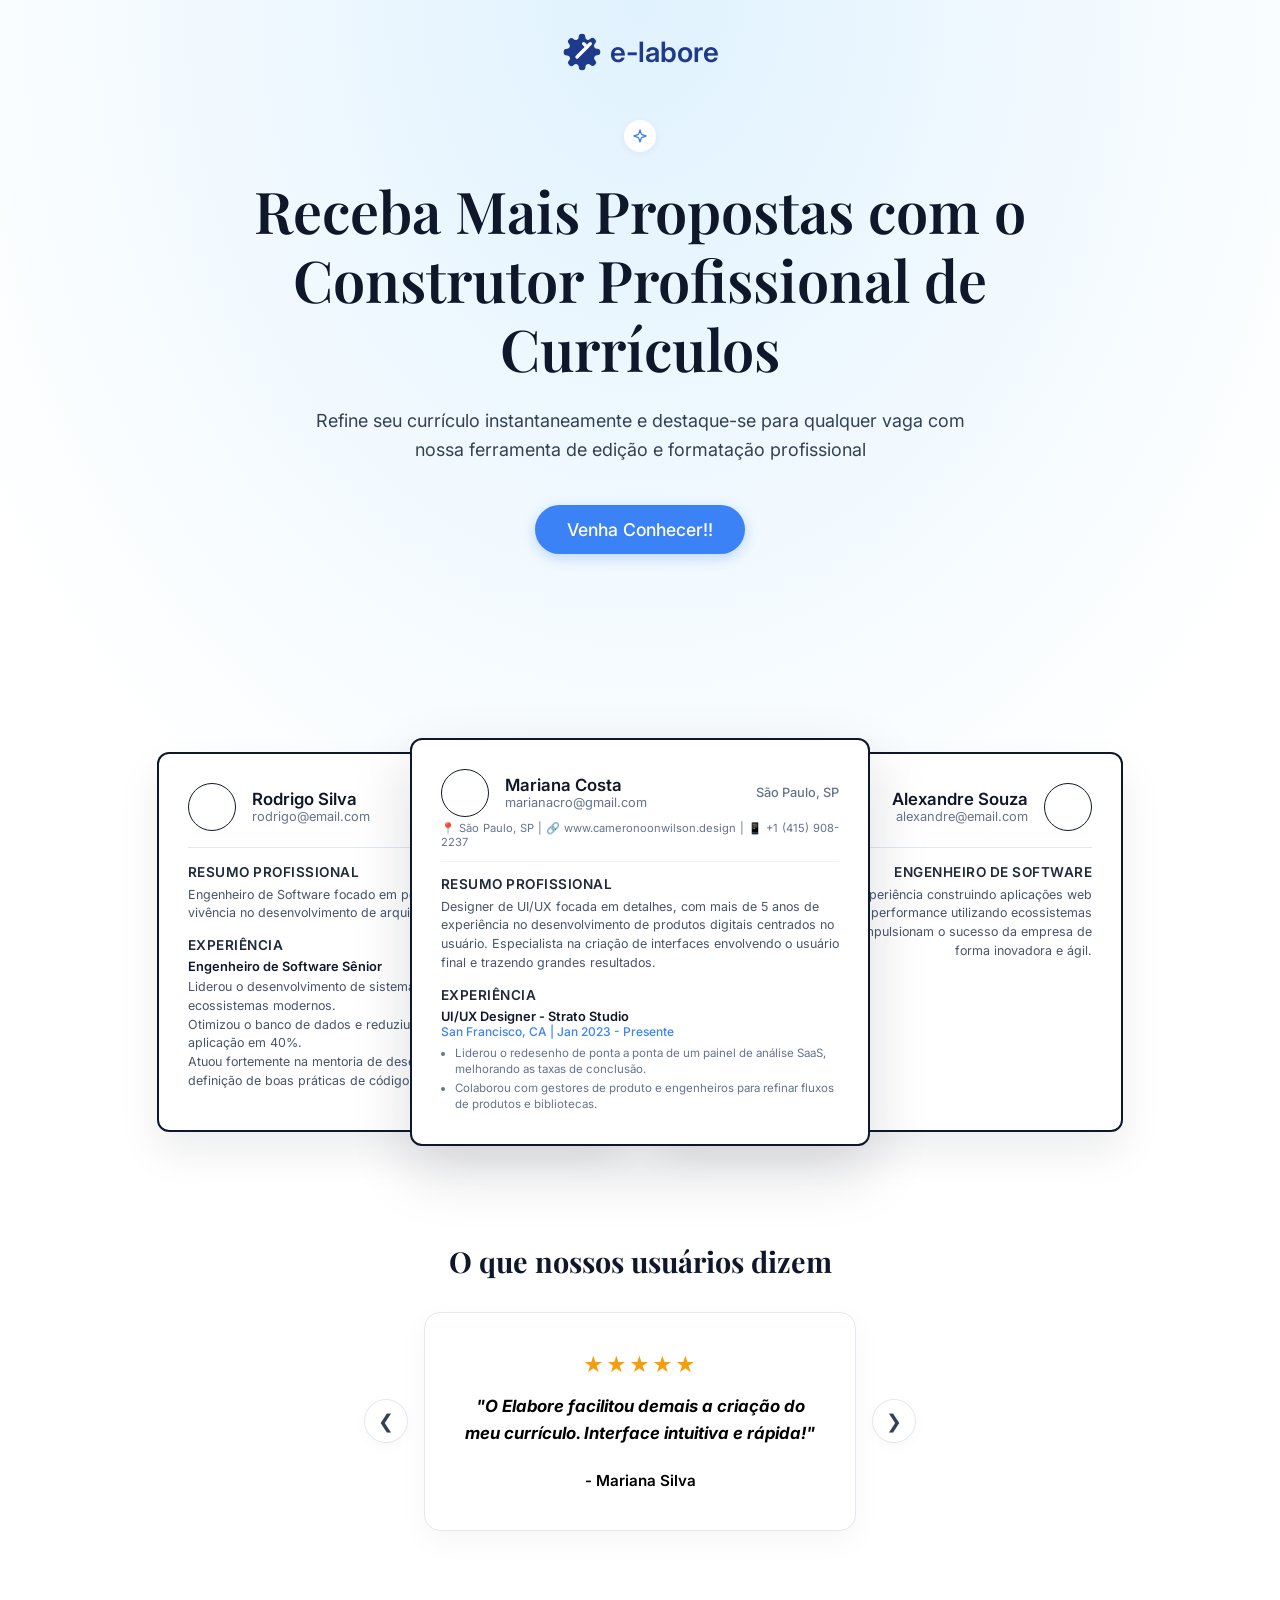
<file: index.html>
<!DOCTYPE html>
<html lang="pt-BR">
  <head>
    <meta charset="UTF-8">
    <meta name="viewport" content="width=device-width, initial-scale=1.0">
    <meta http-equiv="refresh" content="0; url=src/">
    <title>e-LABORE</title>
  </head>
  <body>
    <script>
      window.location.replace("src/");
    </script>
    <p>Redirecionando para <a href="src/">src/</a>...</p>
  </body>
</html>
</file>
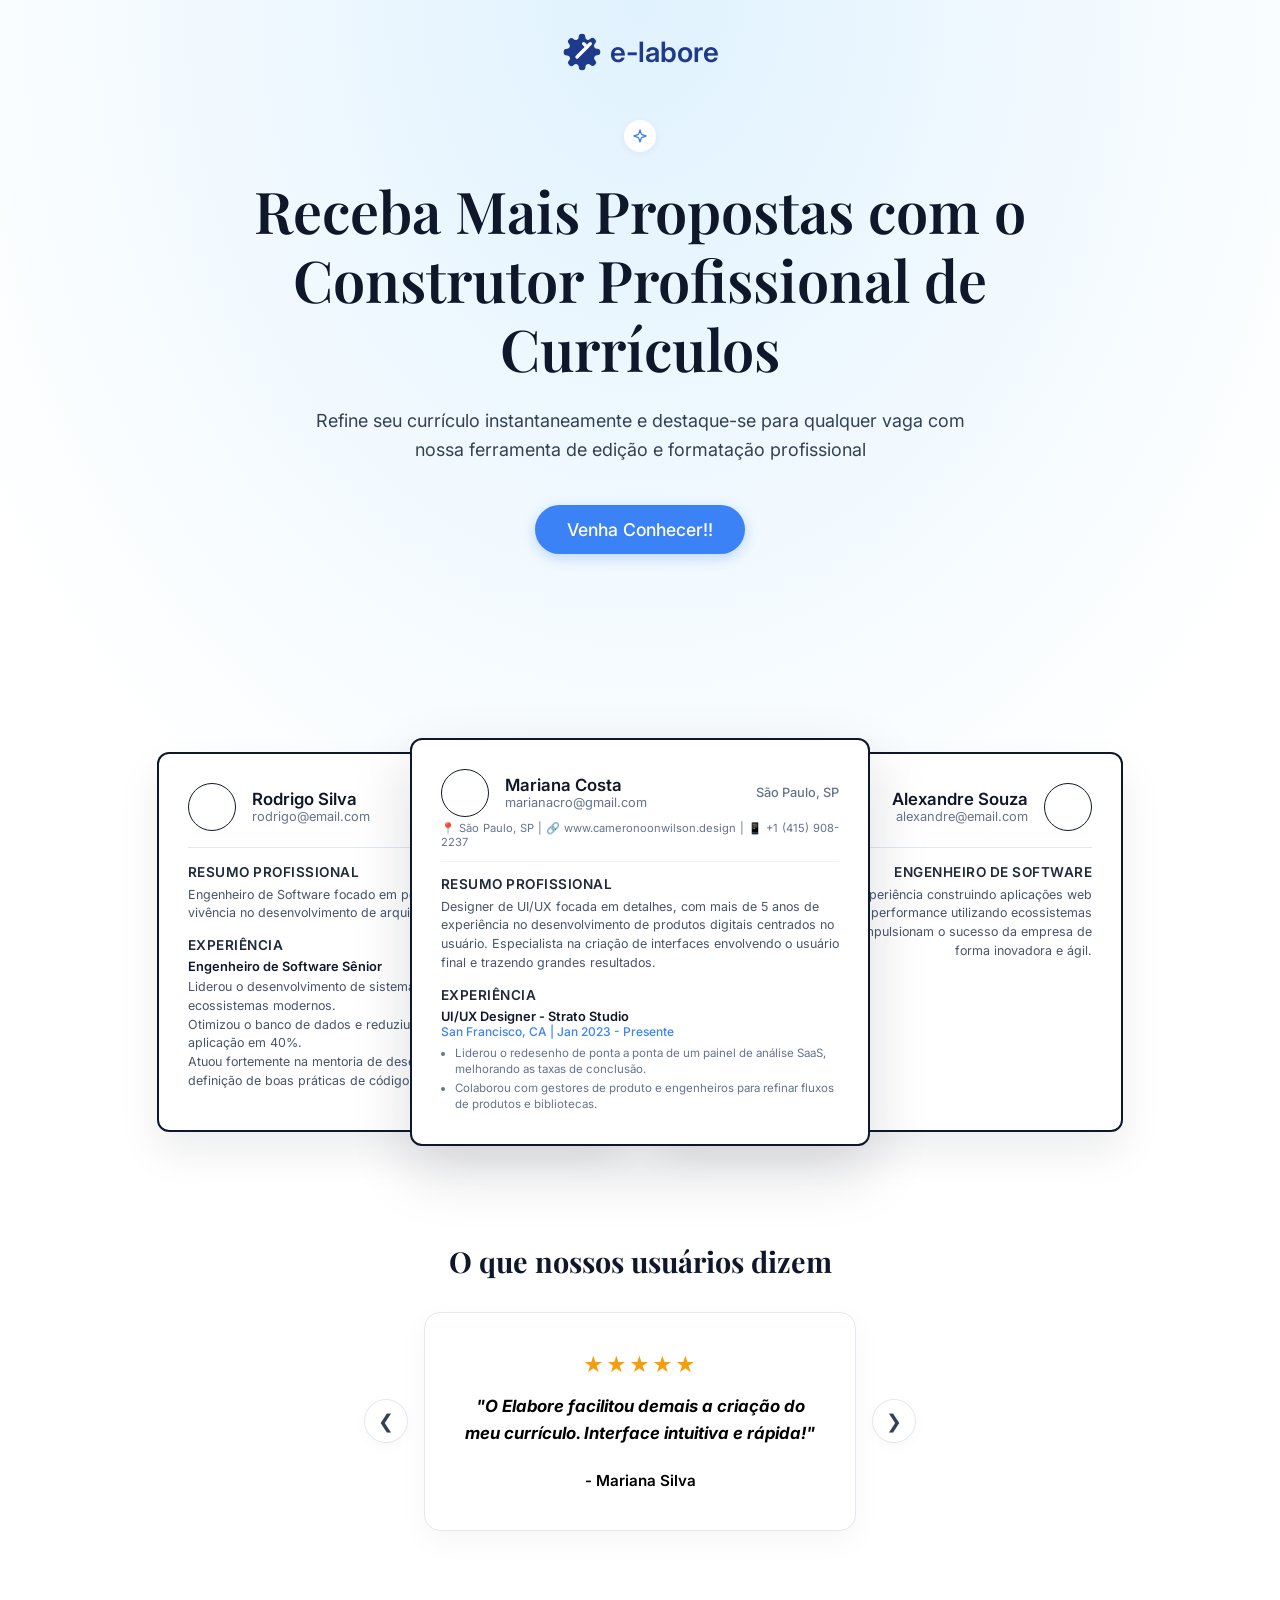
<file: src/index.html>
<!DOCTYPE html>
<html lang="pt-BR">
<head>
  <meta charset="UTF-8">
  <meta name="viewport" content="width=device-width, initial-scale=1.0">
  <title>e-labore - Construtor de Currículos</title>
  <link rel="preconnect" href="https://fonts.googleapis.com">
  <link rel="preconnect" href="https://fonts.gstatic.com" crossorigin>
  <link href="https://fonts.googleapis.com/css2?family=Inter:wght@400;500;600&family=Playfair+Display:wght@600&display=swap" rel="stylesheet">
  
  <link rel="stylesheet" href="styles2.css">
</head>
<body>

  <header>
    <a href="index.html" class="logo">
      <svg viewBox="0 0 24 24" fill="none" xmlns="http://www.w3.org/2000/svg">
        <path d="M19.4 15a1.65 1.65 0 0 0 .33 1.82l.06.06a2 2 0 0 1 0 2.83 2 2 0 0 1-2.83 0l-.06-.06a1.65 1.65 0 0 0-1.82-.33 1.65 1.65 0 0 0-1 1.51V21a2 2 0 0 1-2 2 2 2 0 0 1-2-2v-.09A1.65 1.65 0 0 0 9 19.4a1.65 1.65 0 0 0-1.82.33l-.06.06a2 2 0 0 1-2.83 0 2 2 0 0 1 0-2.83l.06-.06a1.65 1.65 0 0 0 .33-1.82 1.65 1.65 0 0 0-1.51-1H3a2 2 0 0 1-2-2 2 2 0 0 1 2-2h.09A1.65 1.65 0 0 0 4.6 9a1.65 1.65 0 0 0-.33-1.82l-.06-.06a2 2 0 0 1 0-2.83 2 2 0 0 1 2.83 0l.06.06a1.65 1.65 0 0 0 1.82.33H9a1.65 1.65 0 0 0 1-1.51V3a2 2 0 0 1 2-2 2 2 0 0 1 2 2v.09a1.65 1.65 0 0 0 1 1.51 1.65 1.65 0 0 0 1.82-.33l.06-.06a2 2 0 0 1 2.83 0 2 2 0 0 1 0 2.83l-.06.06a1.65 1.65 0 0 0-.33 1.82V9a1.65 1.65 0 0 0 1.51 1H21a2 2 0 0 1 2 2 2 2 0 0 1-2 2h-.09a1.65 1.65 0 0 0-1.51 1z" fill="#1e3a8a"/>
        <path d="M15 9l-6 6M15 9l-2-2m2 2l2-2" stroke="#ffffff" stroke-width="2" stroke-linecap="round" stroke-linejoin="round"/>
      </svg>
      e-labore
    </a>
  </header>

  <main class="container">
    <div class="sparkle-icon">
      <svg width="16" height="16" viewBox="0 0 24 24" fill="none" stroke="currentColor" stroke-width="2" stroke-linecap="round" stroke-linejoin="round">
        <path d="M12 3l1.912 5.813a2 2 0 001.275 1.275L21 12l-5.813 1.912a2 2 0 00-1.275 1.275L12 21l-1.912-5.813a2 2 0 00-1.275-1.275L3 12l5.813-1.912a2 2 0 001.275-1.275L12 3z"/>
      </svg>
    </div>
    
    <h1 class="titulo">Receba Mais Propostas com o<br>Construtor Profissional de Currículos</h1>
    
    <p class="subtitulo">Refine seu currículo instantaneamente e destaque-se para qualquer vaga com nossa ferramenta de edição e formatação profissional</p>
    
    <div class="botoes">
      <a href="login.html" id="btn-principal" class="botao azul">Venha Conhecer!!</a>
    </div>
  </main>

  <section class="mockup-container">

    <div class="resume-card card-left">
      <div class="faux-header">
        <div class="avatar" style="background-image: url('https://i.pravatar.cc/100?img=11');"></div>
        <div>
          <div class="faux-name">Rodrigo Silva</div>
          <div class="faux-email">rodrigo@email.com</div>
        </div>
      </div>
      
      <h4 class="titulo-secao-card">Resumo Profissional</h4>
      <p class="texto-conteudo-card">Engenheiro de Software focado em performance, com sólida vivência no desenvolvimento de arquiteturas modernas...</p>
      
      <h4 class="titulo-secao-card">Experiência</h4>
      <div class="faux-name" style="font-size: 0.8rem; margin-bottom: 4px;">Engenheiro de Software Sênior</div>
      
      <p class="texto-conteudo-card">
        Liderou o desenvolvimento de sistemas escaláveis utilizando ecossistemas modernos.<br>
        Otimizou o banco de dados e reduziu o tempo de carregamento da aplicação em 40%.<br>
        Atuou fortemente na mentoria de desenvolvedores juniores e na definição de boas práticas de código.
      </p>
    </div>

    <div class="resume-card card-right">
      <div class="faux-header" style="flex-direction: row-reverse;">
        <div class="avatar" style="background-image: url('https://i.pravatar.cc/100?img=33');"></div>
        <div style="text-align: right;">
          <div class="faux-name">Alexandre Souza</div>
          <div class="faux-email">alexandre@email.com</div>
        </div>
      </div>
      
      <h4 class="titulo-secao-card" style="text-align: right;">Engenheiro de Software</h4>
      <p class="texto-conteudo-card" style="text-align: right; line-height: 1.5;">
        Mais de 5 anos de experiência construindo aplicações web escaláveis e de alta performance utilizando ecossistemas modernos e nuvem... que impulsionam o sucesso da empresa de forma inovadora e ágil.
      </p>
    </div>

    <div class="resume-card card-center">
      <div class="faux-header" style="border-bottom: none; margin-bottom: 0.25rem; padding-bottom: 0;">
        <div class="avatar" style="background-image: url('https://i.pravatar.cc/100?img=47');"></div>
        <div>
          <div class="faux-name">Mariana Costa</div>
          <div class="faux-email">marianacro@gmail.com</div>
        </div>
        <div style="margin-left: auto; font-size: 0.8rem; color: #64748b; font-weight: 500;">São Paulo, SP</div>
      </div>
      
      <div style="font-size: 0.7rem; color: #64748b; margin-bottom: 0.75rem; word-spacing: 1px;">
        📍 São Paulo, SP | 🔗 www.cameronoonwilson.design | 📱 +1 (415) 908-2237
      </div>
      
      <div style="height: 1px; background: #f1f5f9; margin-bottom: 0.75rem;"></div>
      
      <h4 class="titulo-secao-card">Resumo Profissional</h4>
      <p class="texto-conteudo-card">
        Designer de UI/UX focada em detalhes, com mais de 5 anos de experiência no desenvolvimento de produtos digitais centrados no usuário. Especialista na criação de interfaces envolvendo o usuário final e trazendo grandes resultados.
      </p>
      
      <h4 class="titulo-secao-card">Experiência</h4>
      <div class="faux-name" style="font-size: 0.8rem; color: #0f172a;">UI/UX Designer - Strato Studio</div>
      <div class="faux-email" style="margin-bottom: 6px; color: var(--primary-blue); font-weight: 500; font-size: 0.75rem;">San Francisco, CA | Jan 2023 - Presente</div>
      
      <ul style="margin-left: 14px; font-size: 0.72rem; color: #64748b; line-height: 1.4; padding-left: 0;">
        <li style="margin-bottom: 3px;">Liderou o redesenho de ponta a ponta de um painel de análise SaaS, melhorando as taxas de conclusão.</li>
        <li style="margin-bottom: 3px;">Colaborou com gestores de produto e engenheiros para refinar fluxos de produtos e bibliotecas.</li>
      </ul>
    </div>

  </section>

<section class="secao-carrossel">
    <h2>O que nossos usuários dizem</h2>
    <div class="carrossel-container">
      <button id="btn-anterior" class="seta-carrossel" aria-label="Depoimento anterior">&#10094;</button>
      
      <div id="card-depoimento" class="depoimento-card">
        <div class="estrelas" style="color: #f59e0b !important;">★★★★★</div>
        <p class="texto-depoimento" style="color: #000000 !important; font-weight: bold;">"O Elabore facilitou demais a criação do meu currículo. Interface intuitiva e rápida!"</p>
        <h4 class="nome-usuario" style="color: #000000 !important;">- Mariana Silva</h4>
      </div>
      
      <button id="btn-proximo" class="seta-carrossel" aria-label="Próximo depoimento">&#10095;</button>
    </div>
  </section>

  <nav class="nav-arrows" data-nav-arrows aria-label="Navegação entre telas"></nav>

  <button id="btn-topo" title="Voltar ao topo">↑</button>
  
  <script src="index.js"></script>
</body>
</html>
</file>
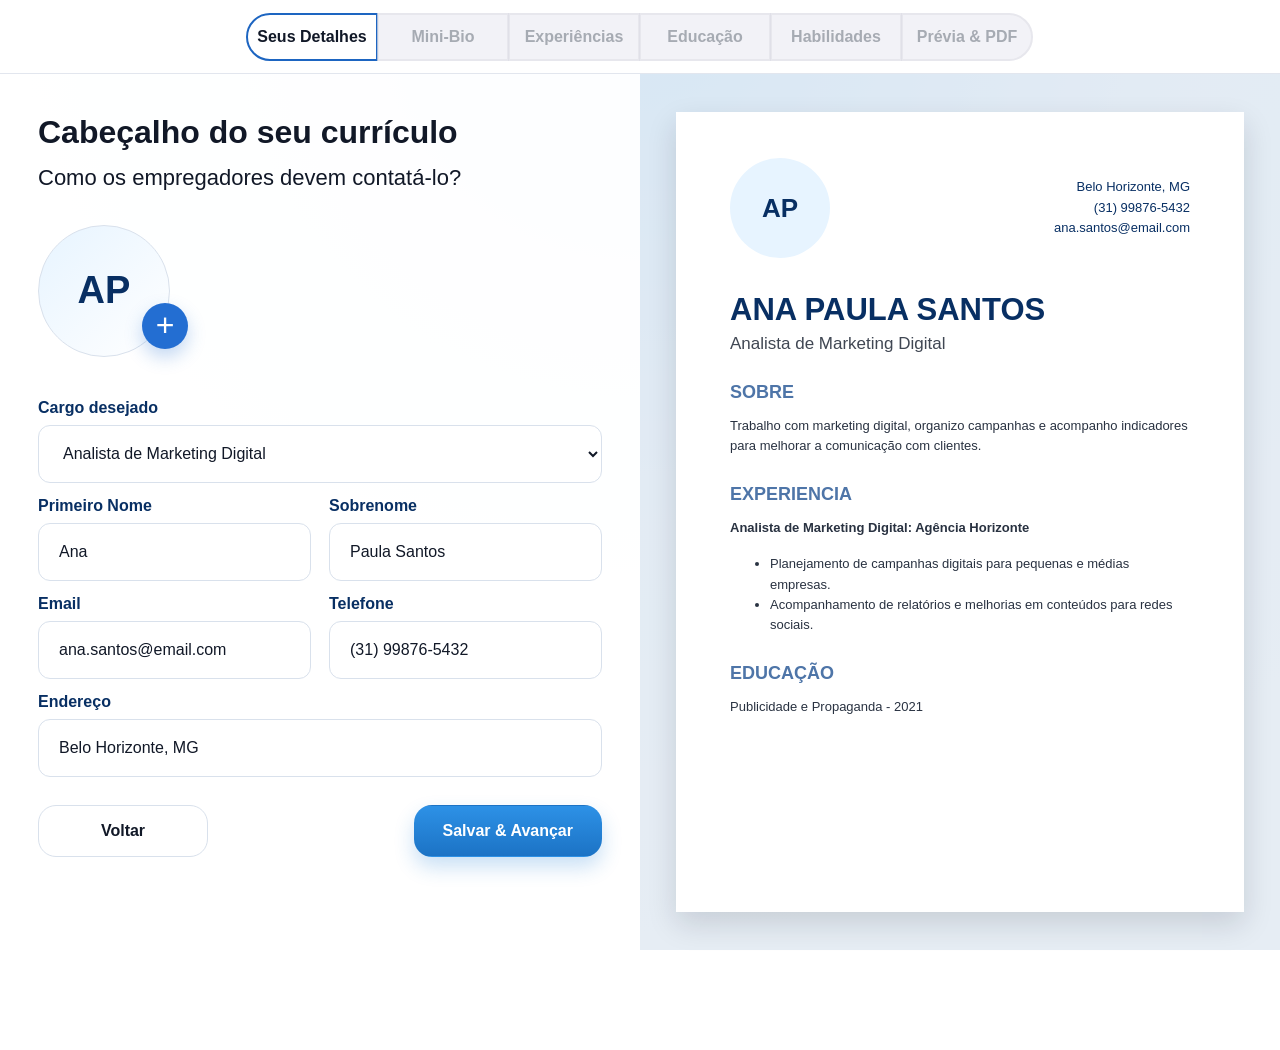
<file: src/detalhes.html>
<!DOCTYPE html>
<html lang="pt-BR">
  <head>
    <meta charset="UTF-8">
    <meta name="viewport" content="width=device-width, initial-scale=1.0">
    <title>e-LABORE - Seus Detalhes</title>
    <link rel="stylesheet" href="css2a4.css">
  </head>
  <body class="builder-page">
    <nav class="stepbar" aria-label="Etapas do currículo">
      <a class="active" href="detalhes.html">Seus Detalhes</a>
      <a href="minibio.html">Mini-Bio</a>
      <a href="experiencias.html">Experiências</a>
      <a href="educacao.html">Educação</a>
      <a href="habilidades.html">Habilidades</a>
      <a href="preview.html">Prévia & PDF</a>
    </nav>

    <main class="builder-layout">
      <section class="details-panel" aria-labelledby="details-title">
        <h1 id="details-title">Cabeçalho do seu currículo</h1>
        <p class="subtitle">Como os empregadores devem contatá-lo?</p>

        <div class="avatar-row">
          <div class="avatar" aria-label="Foto do usuário" data-details-avatar>MA</div>
          <button class="avatar-add" type="button" aria-label="Adicionar foto" data-avatar-edit>+</button>
        </div>

        <form class="form-grid" id="form-detalhes" data-details-form>
          <div class="field">
            <label for="cargo">Cargo desejado</label>
            <select id="cargo" name="cargo">
              <option>Analista de Marketing Digital</option>
              <option>Assistente Administrativo</option>
              <option>Auxiliar Administrativo</option>
              <option>Atendente</option>
              <option>Desenvolvedor Front-end</option>
            </select>
          </div>

          <div class="two-columns">
            <div class="field">
              <label for="primeiro-nome">Primeiro Nome</label>
              <input id="primeiro-nome" name="primeiro-nome" type="text" value="Ana Paula">
            </div>

            <div class="field">
              <label for="sobrenome">Sobrenome</label>
              <input id="sobrenome" name="sobrenome" type="text" value="Santos">
            </div>
          </div>

          <div class="two-columns">
            <div class="field">
              <label for="email">Email</label>
              <input id="email" name="email" type="email" value="ana.santos@email.com">
            </div>

            <div class="field">
              <label for="telefone">Telefone</label>
              <input id="telefone" name="telefone" type="tel" inputmode="numeric" autocomplete="tel" maxlength="15" pattern="\([0-9]{2}\) [0-9]{4,5}-[0-9]{4}" required value="(31) 99876-5432">
            </div>
          </div>

          <div class="field">
            <label for="endereco">Endereço</label>
            <input id="endereco" name="endereco" type="text" value="Belo Horizonte, MG">
          </div>
        </form>

        <div class="details-actions">
          <a class="btn secondary" href="foto.html">Voltar</a>
          <button class="btn" type="submit" form="form-detalhes">Salvar &amp; Avançar</button>
        </div>
      </section>

      <aside class="preview-panel" aria-label="Prévia do currículo">
        <article class="resume-page">
          <header class="resume-head">
            <div class="resume-photo" aria-hidden="true" data-resume-photo>AS</div>
            <div class="resume-contact" data-resume-contact>
              Belo Horizonte, MG<br>
              (31) 99876-5432<br>
              ana.santos@email.com
            </div>
          </header>

          <h2 class="resume-name" data-resume-name>ANA PAULA SANTOS</h2>
          <p class="resume-role" data-resume-role>Analista de Marketing Digital</p>

          <section class="resume-section">
            <h2>Sobre</h2>
            <p>Trabalho com marketing digital, organizo campanhas e acompanho indicadores para melhorar a comunicação com clientes.</p>
          </section>

          <section class="resume-section">
            <h2>Experiencia</h2>
            <p><strong>Analista de Marketing Digital: Agência Horizonte</strong></p>
            <ul>
              <li>Planejamento de campanhas digitais para pequenas e médias empresas.</li>
              <li>Acompanhamento de relatórios e melhorias em conteúdos para redes sociais.</li>
            </ul>
          </section>

          <section class="resume-section">
            <h2>Educação</h2>
            <p>Publicidade e Propaganda - 2021</p>
          </section>
        </article>
      </aside>
    </main>

    <script src="telas2a4.js"></script>
    <script src="navigation.js"></script>
  </body>
</html>
</file>
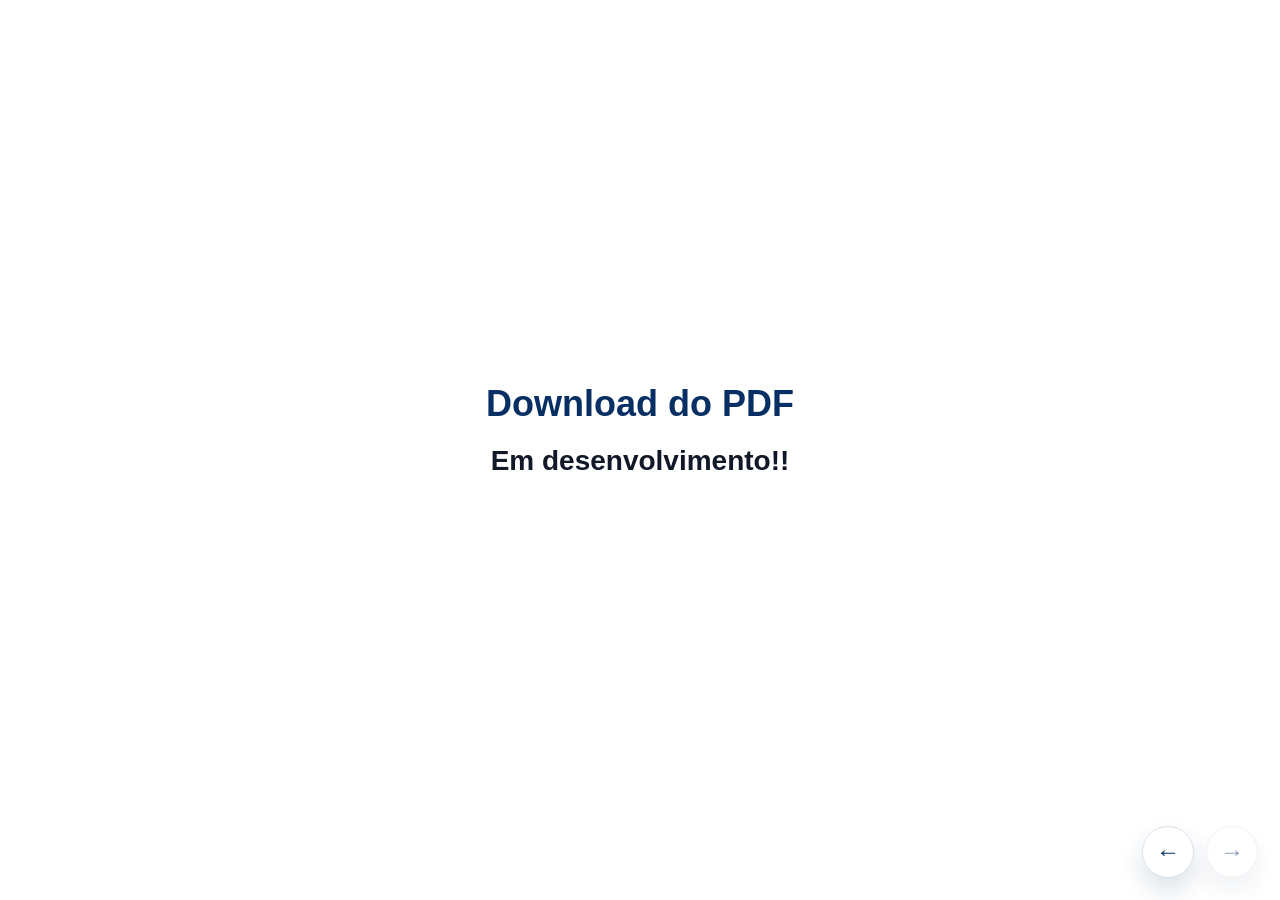
<file: src/download.html>
<!DOCTYPE html>
<html lang="pt-BR">
  <head>
    <meta charset="UTF-8">
    <meta name="viewport" content="width=device-width, initial-scale=1.0">
    <title>e-LABORE - Download do PDF</title>
    <link rel="stylesheet" href="styles.css">
  </head>
  <body class="placeholder-page">
    <main>
      <h1>Download do PDF</h1>
      <p>Em desenvolvimento!!</p>
    </main>

    <nav class="nav-arrows" data-nav-arrows aria-label="Navegação entre telas"></nav>
    <script src="navigation.js"></script>
  </body>
</html>
</file>
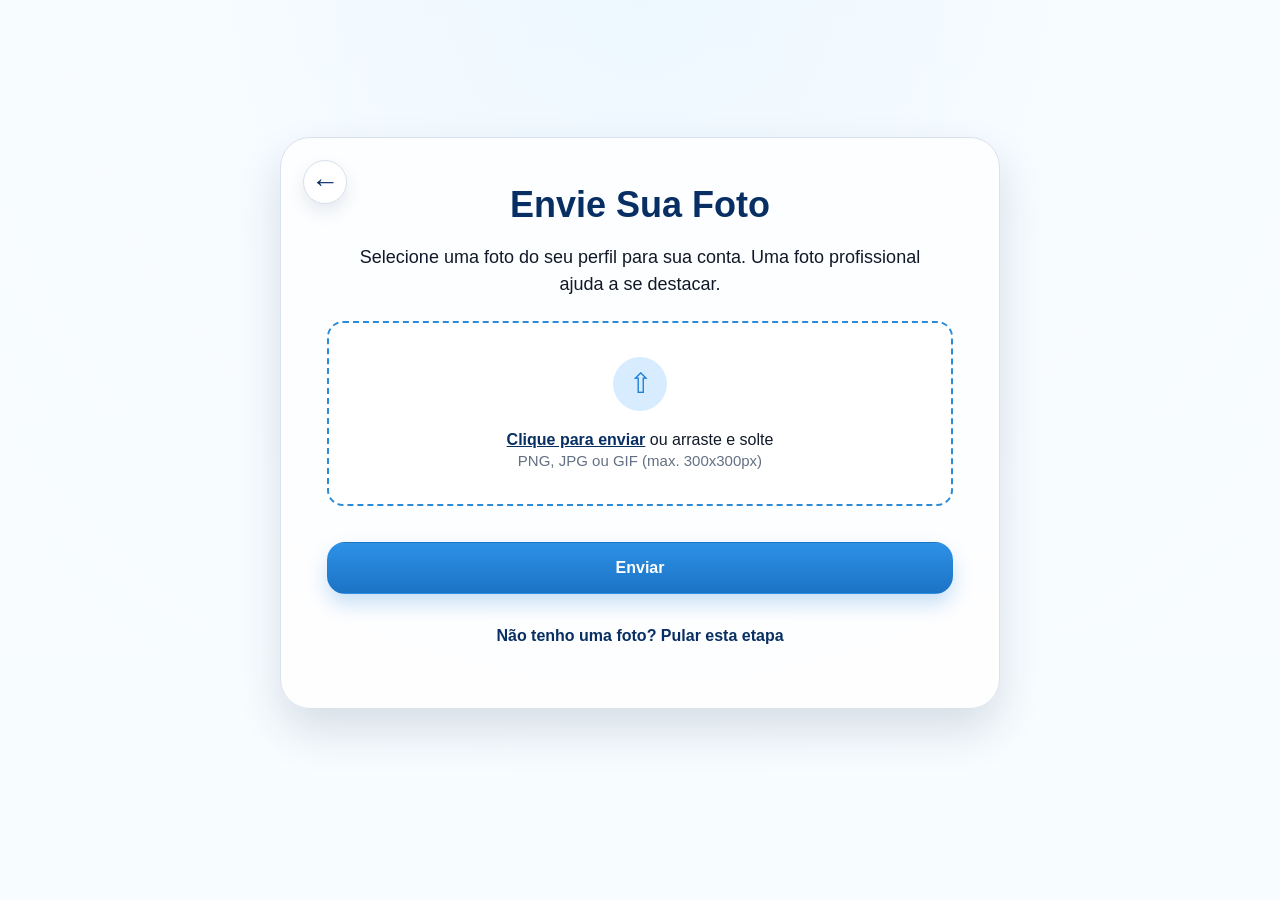
<file: src/foto.html>
<!DOCTYPE html>
<html lang="pt-BR">
  <head>
    <meta charset="UTF-8">
    <meta name="viewport" content="width=device-width, initial-scale=1.0">
    <title>e-LABORE - Envie Sua Foto</title>
    <link rel="stylesheet" href="css2a4.css">
  </head>
  <body class="photo-page">
    <main class="photo-card" aria-labelledby="photo-title">
      <a class="photo-back" href="login.html" aria-label="Voltar para login">←</a>
      <h1 id="photo-title">Envie Sua Foto</h1>
      <p>Selecione uma foto do seu perfil para sua conta. Uma foto profissional ajuda a se destacar.</p>

      <label class="drop-zone" for="foto">
        <span>
          <span class="photo-preview" data-photo-preview hidden></span>
          <span class="upload-icon" aria-hidden="true">&#8679;</span>
          <span class="photo-instructions">
            <strong>Clique para enviar</strong> ou arraste e solte
            <span data-photo-name>PNG, JPG ou GIF (max. 300x300px)</span>
          </span>
        </span>
        <input id="foto" name="foto" type="file" accept="image/png,image/jpeg,image/gif" data-photo-input>
      </label>

      <div class="photo-actions">
        <button class="btn" type="button" data-photo-submit>Enviar</button>
        <a class="btn ghost" href="detalhes.html">Não tenho uma foto? Pular esta etapa</a>
      </div>
    </main>

    <script src="telas2a4.js"></script>
    <script src="navigation.js"></script>
  </body>
</html>
</file>
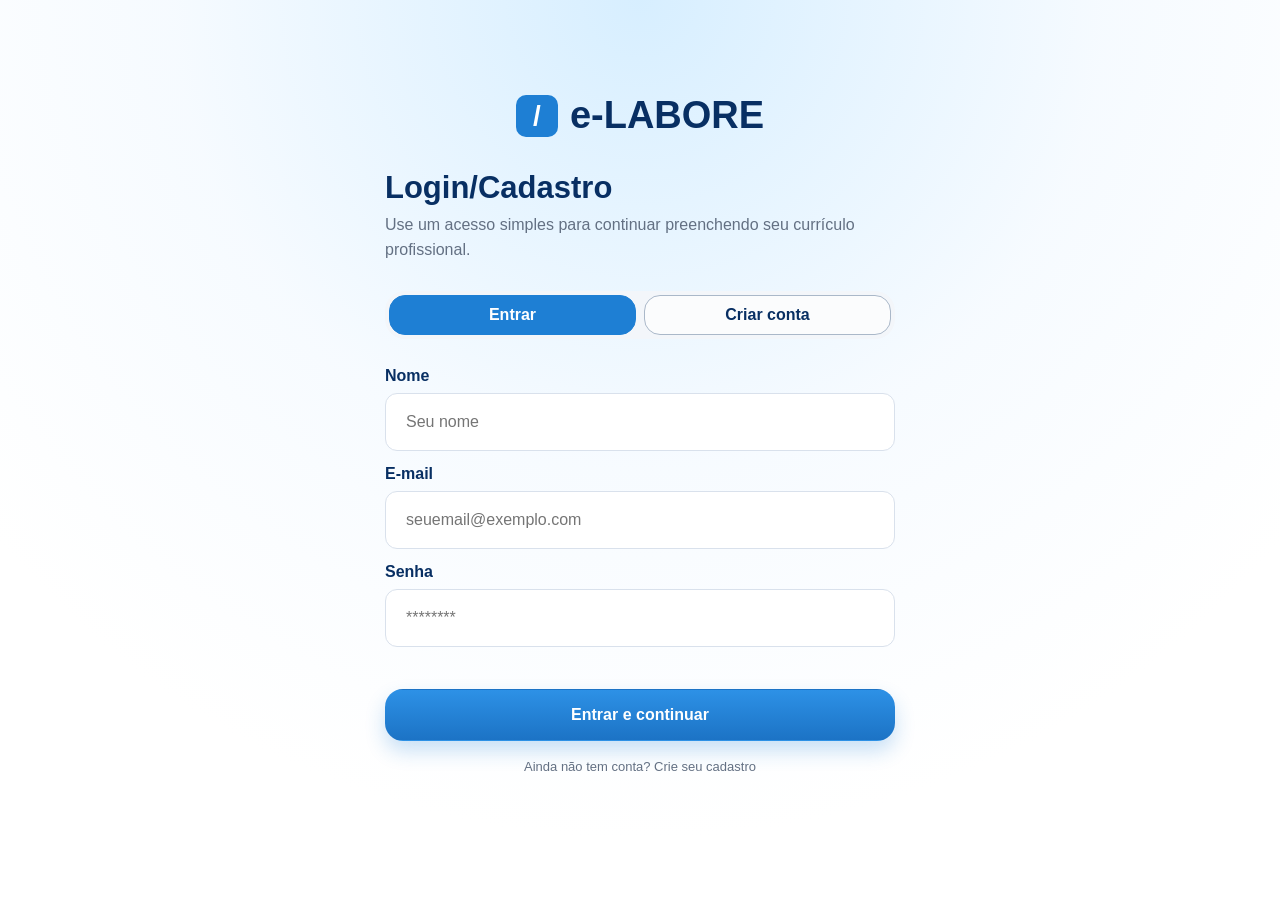
<file: src/login.html>
<!DOCTYPE html>
<html lang="pt-BR">
  <head>
    <meta charset="UTF-8">
    <meta name="viewport" content="width=device-width, initial-scale=1.0">
    <title>e-LABORE - Login/Cadastro</title>
    <link rel="stylesheet" href="css2a4.css">
  </head>
  <body class="auth-page">
    <main class="auth-shell">
      <section class="auth-card" aria-labelledby="login-title">
        <div class="brand" aria-label="e-LABORE">
          <span class="brand-mark">/</span>
          <span>e-LABORE</span>
        </div>

        <h1 id="login-title">Login/Cadastro</h1>
        <p>Use um acesso simples para continuar preenchendo seu currículo profissional.</p>

        <div class="segment" role="tablist" aria-label="Alternar login e cadastro">
          <button class="active" type="button" data-auth-tab="login">Entrar</button>
          <button type="button" data-auth-tab="signup">Criar conta</button>
        </div>

        <form class="form-grid" data-auth-form>
          <div class="field" data-name-field hidden>
            <label for="nome">Nome</label>
            <input id="nome" name="nome" type="text" placeholder="Seu nome">
          </div>

          <div class="field">
            <label for="email">E-mail</label>
            <input id="email" name="email" type="email" placeholder="seuemail@exemplo.com">
          </div>

          <div class="field">
            <label for="senha">Senha</label>
            <input id="senha" name="senha" type="password" placeholder="********">
          </div>

          <button class="btn auth-submit" type="submit">Entrar e continuar</button>
        </form>

        <span class="auth-note" data-auth-helper>Ainda não tem conta? Crie seu cadastro</span>
      </section>
    </main>

    <script src="telas2a4.js"></script>
    <script src="navigation.js"></script>
  </body>
</html>
</file>
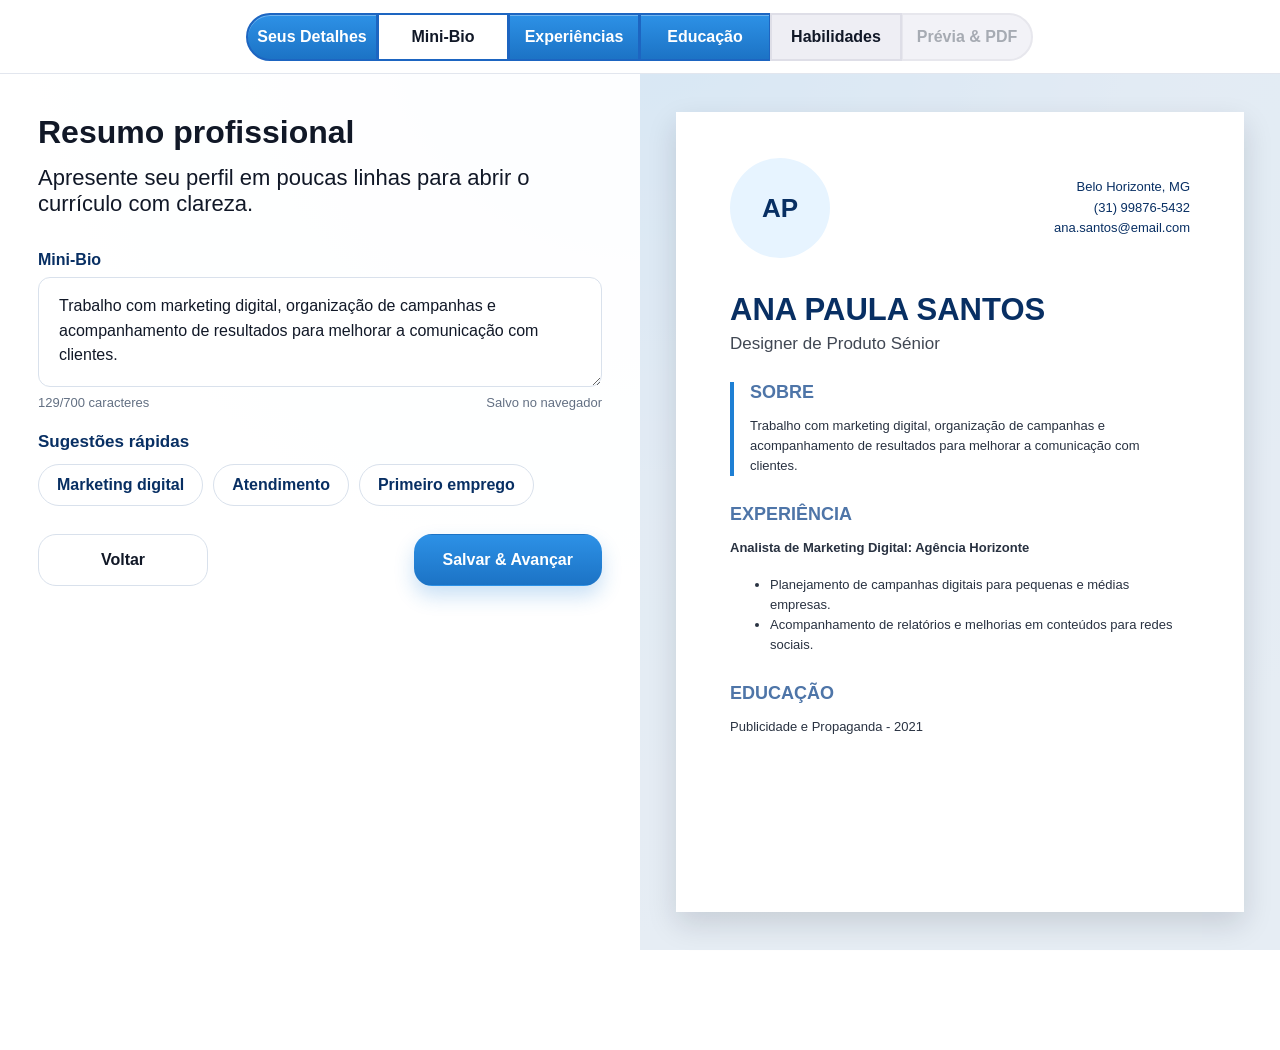
<file: src/minibio.html>
<!DOCTYPE html>
<html lang="pt-BR">
  <head>
    <meta charset="UTF-8">
    <meta name="viewport" content="width=device-width, initial-scale=1.0">
    <meta http-equiv="Cache-Control" content="no-cache, no-store, must-revalidate">
    <meta http-equiv="Pragma" content="no-cache">
    <meta http-equiv="Expires" content="0">
    <title>e-LABORE - Mini-Bio</title>
    <link rel="stylesheet" href="css2a4.css">
  </head>
  <body class="builder-page">
    <nav class="stepbar" aria-label="Etapas do currículo">
      <a href="detalhes.html">Seus Detalhes</a>
      <a class="active" href="minibio.html">Mini-Bio</a>
      <a href="experiencias.html">Experiências</a>
      <a href="educacao.html">Educação</a>
      <a href="habilidades.html">Habilidades</a>
      <a href="preview.html">Prévia & PDF</a>
    </nav>

    <main class="builder-layout">
      <section class="details-panel bio-panel" aria-labelledby="bio-title">
        <h1 id="bio-title">Resumo profissional</h1>
        <p class="subtitle">Apresente seu perfil em poucas linhas para abrir o currículo com clareza.</p>

        <form class="form-grid bio-form" id="form-minibio" data-minibio-form>
          <div class="field">
            <label for="minibio">Mini-Bio</label>
            <textarea id="minibio" name="minibio" class="bio-textarea" maxlength="700" required data-minibio-input></textarea>
            <div class="bio-meta">
              <span data-bio-count>0/700 caracteres</span>
              <span data-bio-status>Salvo no navegador</span>
            </div>
          </div>

          <div class="bio-examples" aria-label="Sugestões de mini-bio">
            <h2>Sugestões rápidas</h2>
            <div class="bio-example-list">
              <button type="button" class="bio-chip" data-bio-example="Trabalho com marketing digital, organizo campanhas e acompanho indicadores para melhorar a comunicação com clientes. Tenho experiência com redes sociais, relatórios de desempenho e criação de conteúdos para empresas brasileiras.">Marketing digital</button>
              <button type="button" class="bio-chip" data-bio-example="Profissional com experiência em atendimento ao cliente, organização de rotinas administrativas e comunicação clara com equipes. Busco contribuir com responsabilidade, pontualidade e foco em bons resultados.">Atendimento</button>
              <button type="button" class="bio-chip" data-bio-example="Estudante em início de carreira, com interesse em aprender, colaborar em equipe e desenvolver habilidades profissionais. Tenho facilidade com organização, comunicação e uso de ferramentas digitais.">Primeiro emprego</button>
            </div>
          </div>
        </form>

        <div class="details-actions">
          <a class="btn secondary" href="detalhes.html">Voltar</a>
          <button class="btn" type="submit" form="form-minibio">Salvar &amp; Avançar</button>
        </div>
      </section>

      <aside class="preview-panel" aria-label="Prévia do currículo">
        <article class="resume-page">
          <header class="resume-head">
            <div class="resume-photo" aria-hidden="true" data-minibio-photo>AS</div>
            <div class="resume-contact" data-minibio-contact>
              Belo Horizonte, MG<br>
              (31) 99876-5432<br>
              ana.santos@email.com
            </div>
          </header>

          <h2 class="resume-name" data-minibio-name>ANA PAULA SANTOS</h2>
          <p class="resume-role" data-minibio-role>Analista de Marketing Digital</p>

          <section class="resume-section resume-section-active">
            <h2>Sobre</h2>
            <p data-minibio-preview>Trabalho com marketing digital, organizo campanhas e acompanho indicadores para melhorar a comunicação com clientes.</p>
          </section>

          <section class="resume-section">
            <h2>Experiência</h2>
            <p><strong>Analista de Marketing Digital: Agência Horizonte</strong></p>
            <ul>
              <li>Planejamento de campanhas digitais para pequenas e médias empresas.</li>
              <li>Acompanhamento de relatórios e melhorias em conteúdos para redes sociais.</li>
            </ul>
          </section>

          <section class="resume-section">
            <h2>Educação</h2>
            <p>Publicidade e Propaganda - 2021</p>
          </section>
        </article>
      </aside>
    </main>

    <script src="telas2a4.js"></script>
    <script src="navigation.js"></script>
  </body>
</html>
</file>
<file: src/styles2.css>
:root {
  --primary-blue: #3b82f6;
  --primary-hover: #2563eb;
  --secondary-bg: #e2e8f0;
  --secondary-hover: #cbd5e1;
  --text-dark: #0f172a;
  --text-gray: #334155;
  --bg-gradient-start: #e0f2fe;
  --bg-gradient-end: #ffffff;
}

* {
  margin: 0;
  padding: 0;
  box-sizing: border-box;
}

body {
  font-family: 'Inter', sans-serif;
  background: radial-gradient(100% 100% at 50% 0%, var(--bg-gradient-start) 0%, var(--bg-gradient-end) 60%);
  min-height: 100vh;
  color: var(--text-dark);
  overflow-x: hidden;
}

header {
  padding: 2rem;
  display: flex;
  justify-content: center;
  align-items: center;
}

.logo {
  display: flex;
  align-items: center;
  gap: 0.5rem;
  font-size: 1.75rem;
  font-weight: 600;
  color: #1e3a8a;
  text-decoration: none;
}

.logo svg {
  width: 40px;
  height: 40px;
}

main.container {
  max-width: 900px;
  margin: 0 auto;
  text-align: center;
  padding: 1rem 1rem 2rem;
  position: relative;
}

.sparkle-icon {
  display: inline-flex;
  justify-content: center;
  align-items: center;
  width: 32px;
  height: 32px;
  background: white;
  border-radius: 50%;
  box-shadow: 0 2px 10px rgba(0,0,0,0.05);
  margin-bottom: 1.5rem;
  color: var(--primary-blue);
}

.titulo {
  font-family: 'Playfair Display', serif;
  font-size: clamp(2.2rem, 4.5vw, 3.8rem);
  line-height: 1.2;
  margin-bottom: 1.5rem;
  color: var(--text-dark);
  font-weight: 600;
}

.subtitulo {
  font-size: clamp(0.95rem, 1.8vw, 1.125rem);
  color: var(--text-gray);
  max-width: 700px;
  margin: 0 auto 2.5rem;
  line-height: 1.6;
}

.botoes {
  display: flex;
  gap: 1rem;
  justify-content: center;
  margin-bottom: 4rem;
}

.botao {
  padding: 0.875rem 2rem;
  border-radius: 9999px;
  font-size: 1.1rem;
  font-weight: 500;
  text-decoration: none;
  transition: all 0.2s ease;
  cursor: pointer;
  border: none;
  display: inline-block;
}

.azul {
  background-color: var(--primary-blue);
  color: white;
  box-shadow: 0 4px 14px rgba(59, 130, 246, 0.3);
}

.azul:hover {
  background-color: var(--primary-hover);
  transform: scale(1.02);
}

/* ==========================================
   📸 CONTAINER DO MOCKUP (PROCESSO PASSO A PASSO)
   ========================================== */
.mockup-container {
  position: relative;
  max-width: 1100px;  
  min-height: 480px;      
  margin: 2rem auto;
  display: flex;
  justify-content: center;
  align-items: center;
}

/* Estilo Base dos Cards - Totalmente Sólido e Otimizado */
.resume-card {
  background: #ffffff !important;
  opacity: 1 !important;
  border-radius: 12px;
  width: 460px; /* Ajustado ligeiramente o tamanho para caberem os dois lado a lado depois */
  min-height: 380px;     
  padding: 1.8rem;
  
  /* Borda escura e nítida idêntica à do tom principal */
  border: 2px solid #0f172a !important; 
  
  box-shadow: 0 20px 40px rgba(15, 23, 42, 0.08);
  text-align: left;
  position: absolute; /* Mudado para absolute para permitir o empilhamento correto */
  transition: all 0.3s ease;
}

/* PASSO 1: Jogando o Card do Rodrigo totalmente para a ESQUERDA */
.card-left {
  transform: translateX(-55%) translateY(20px);
  z-index: 5;
}

/* PASSO 2: Jogando o Card do Alexandre totalmente para a DIREITA */
.card-right {
  transform: translateX(55%) translateY(20px);
  z-index: 5;
}

/* PASSO 3: Card central da Mariana posicionado exatamente no meio e à frente de tudo */
.card-center {
  transform: translateX(0) translateY(20px); /* Fica parado no centro */
  z-index: 10; /* Número maior faz ele ficar fisicamente por CIMA dos outros cards */
  box-shadow: 0 25px 60px rgba(15, 23, 42, 0.15); /* Sombra mais forte para parecer flutuante */
  border: 2px solid #0f172a !important; /* Mesma borda marcante e escura */
}

/* Elementos Internos do Card */
.faux-header {
  display: flex;
  align-items: center;
  gap: 1rem;
  margin-bottom: 1rem;
  padding-bottom: 1rem;
  border-bottom: 1px solid #e2e8f0;
}

.avatar {
  width: 48px;
  height: 48px;
  border-radius: 50%;
  background-size: cover;
  background-position: center;
  border: 1px solid #0f172a;
}

.faux-name {
  font-weight: 600;
  font-size: 1.05rem;
  color: var(--text-dark);
}

.faux-email {
  font-size: 0.8rem;
  color: #64748b;
}

/* Classes de formatação criadas para organizar o conteúdo de forma legível */
.titulo-secao-card {
  margin: 14px 0 6px 0;
  font-size: 0.85rem;
  color: #1e293b;
  text-transform: uppercase;
  letter-spacing: 0.5px;
  font-weight: 600;
}

.texto-conteudo-card {
  font-size: 0.78rem;
  color: #475569;
  line-height: 1.5;
  margin-bottom: 8px;
}

/* ==========================================
   ✨ SECÇÃO DO CARROSSEL DINÂMICO
   ========================================== */
.secao-carrossel {
  max-width: 600px;
  margin: 5rem auto 6rem;
  text-align: center;
  padding: 0 1.5rem;
}

.secao-carrossel h2 {
  font-family: 'Playfair Display', serif;
  font-size: 1.8rem;
  color: var(--text-dark);
  margin-bottom: 2rem;
}

.carrossel-container {
  display: flex;
  align-items: center;
  justify-content: space-between;
  gap: 1rem;
}

.depoimento-card {
  background: white;
  padding: 2.5rem 2rem;
  border-radius: 16px;
  box-shadow: 0 10px 30px rgba(0, 0, 0, 0.04);
  border: 1px solid #e2e8f0;
  min-height: 200px;
  flex: 1;
  display: flex;
  flex-direction: column;
  justify-content: center;
  align-items: center;
  transition: all 0.3s ease;
}

.estrelas {
  color: #f59e0b;
  font-size: 1.25rem;
  margin-bottom: 1rem;
  letter-spacing: 2px;
}

.texto-depoimento {
  color: var(--text-gray);
  font-size: 1.05rem;
  line-height: 1.6;
  font-style: italic;
  margin-bottom: 1.5rem;
}

.nome-usuario {
  color: var(--text-dark);
  font-size: 0.95rem;
  font-weight: 600;
}

.seta-carrossel {
  background: white;
  border: 1px solid #e2e8f0;
  color: var(--text-gray);
  width: 44px;
  height: 44px;
  border-radius: 50%;
  font-size: 1.2rem;
  cursor: pointer;
  display: flex;
  justify-content: center;
  align-items: center;
  transition: all 0.2s ease;
  box-shadow: 0 4px 12px rgba(0, 0, 0, 0.03);
}

.seta-carrossel:hover {
  background: var(--primary-blue);
  color: white;
  border-color: var(--primary-blue);
  transform: scale(1.05);
}

.seta-carrossel:active {
  transform: scale(0.95);
}

/* ========================================== */

.nav-arrows {
  position: fixed;
  right: 22px;
  bottom: 22px;
  z-index: 80;
  display: flex;
  gap: 12px;
}

.arrow-link {
  display: grid;
  width: 52px;
  height: 52px;
  place-items: center;
  border: 1px solid #d9e1ec;
  border-radius: 50%;
  color: #082f63;
  background: white;
  box-shadow: 0 12px 24px rgba(8, 47, 99, 0.14);
  font-size: 24px;
  font-weight: 700;
  text-decoration: none;
}

.arrow-link.disabled {
  opacity: 0.45;
  pointer-events: none;
}

/* Botão Voltar ao Topo */
#btn-topo {
  display: none; /* Começa escondido */
  position: fixed; /* Fica fixo na tela */
  bottom: 20px; /* Distância do fundo */
  right: 30px; /* Distância da direita */
  z-index: 99; /* Fica acima de tudo */
  border: none;
  outline: none;
  background-color: #0f172a; /* Mesma cor dourada das estrelas, ou mude para a que preferir */
  color: white;
  cursor: pointer;
  padding: 15px;
  border-radius: 50%; /* Deixa ele redondinho */
  font-size: 18px;
  font-weight: bold;
  box-shadow: 0px 4px 10px rgba(0, 0, 0, 0.3);
  transition: background-color 0.3s, transform 0.2s;
}

#btn-topo:hover {
  background-color: #0f172a; /* Escurece um pouco no hover */
  transform: scale(1.1); /* Dá um leve zoom ao passar o mouse */
}
</file>
<file: src/css2a4.css>
:root {
  --blue: #1e7fd4;
  --blue-dark: #082f63;
  --blue-soft: #eaf6ff;
  --ink: #111827;
  --muted: #637083;
  --line: #d9e1ec;
  --panel: #ffffff;
  --page: #f7fbff;
  --system-bg:
    radial-gradient(circle at top, rgba(214, 238, 255, 0.95), rgba(247, 251, 255, 0.9) 42%, #ffffff 76%),
    linear-gradient(180deg, #eaf6ff 0%, #ffffff 100%);
  --shadow: 0 22px 45px rgba(16, 45, 84, 0.14);
}

* {
  box-sizing: border-box;
}

body {
  margin: 0;
  min-height: 100vh;
  font-family: Arial, Helvetica, sans-serif;
  color: var(--ink);
  background: var(--page);
}

button,
input,
textarea,
select {
  font: inherit;
}

a {
  color: inherit;
}

.brand {
  display: inline-flex;
  align-items: center;
  gap: 12px;
  color: var(--blue-dark);
  font-size: 38px;
  font-weight: 800;
  letter-spacing: 0;
}

.auth-card .brand {
  display: flex;
  justify-content: center;
}

.brand-mark {
  display: grid;
  width: 42px;
  height: 42px;
  place-items: center;
  border-radius: 10px;
  color: white;
  background: var(--blue);
  font-size: 28px;
  line-height: 1;
}

.btn {
  display: inline-flex;
  min-height: 52px;
  align-items: center;
  justify-content: center;
  gap: 8px;
  padding: 0 28px;
  border: 1px solid transparent;
  border-radius: 18px;
  color: white;
  background: linear-gradient(180deg, #2d91e6, #1c73c5);
  box-shadow: 0 10px 20px rgba(30, 127, 212, 0.24);
  cursor: pointer;
  font-weight: 700;
  text-decoration: none;
}

.btn.secondary {
  color: var(--ink);
  background: white;
  border-color: var(--line);
  box-shadow: none;
}

.btn.ghost {
  color: var(--blue-dark);
  background: transparent;
  border-color: transparent;
  box-shadow: none;
}

.nav-arrows {
  position: fixed;
  right: 22px;
  bottom: 22px;
  z-index: 20;
  display: flex;
  gap: 12px;
}

.arrow-link {
  display: grid;
  width: 52px;
  height: 52px;
  place-items: center;
  border: 1px solid var(--line);
  border-radius: 50%;
  color: var(--blue-dark);
  background: white;
  box-shadow: 0 12px 24px rgba(8, 47, 99, 0.14);
  font-size: 24px;
  font-weight: 700;
  text-decoration: none;
}

.arrow-link.disabled {
  opacity: 0.45;
  pointer-events: none;
}

.auth-page {
  display: grid;
  min-height: 100vh;
  place-items: center;
  padding: 44px 20px 100px;
  background: var(--system-bg);
}

.auth-shell {
  display: grid;
  width: min(1040px, 100%);
  min-height: 680px;
  place-items: center;
  padding: 22px;
}

.auth-card {
  width: min(510px, 100%);
  padding: 24px 0 0;
}

.auth-card h1 {
  margin: 34px 0 8px;
  color: var(--blue-dark);
  font-size: 31px;
  line-height: 1.1;
}

.auth-card p {
  margin: 0 0 28px;
  color: var(--muted);
  font-size: 16px;
  line-height: 1.55;
}

.segment {
  display: grid;
  grid-template-columns: 1fr 1fr;
  margin-bottom: 28px;
  gap: 8px;
  padding: 4px;
  border-radius: 20px;
  background: #f3f6fa;
}

.segment button {
  min-height: 40px;
  border: 1px solid #aab8c9;
  border-radius: 16px;
  color: var(--blue-dark);
  background: rgba(255, 255, 255, 0.7);
  cursor: pointer;
  font-weight: 700;
}

.segment button.active {
  border-color: var(--blue);
  color: white;
  background: var(--blue);
}

.form-grid {
  display: grid;
  gap: 14px;
}

.field {
  display: grid;
  gap: 8px;
}

.field label {
  color: var(--blue-dark);
  font-weight: 700;
}

.field input,
.field textarea,
.field select {
  width: 100%;
  min-height: 58px;
  border: 1px solid var(--line);
  border-radius: 12px;
  color: var(--ink);
  background: white;
  padding: 0 20px;
  outline: none;
}

.field textarea {
  min-height: 110px;
  padding-top: 16px;
  resize: vertical;
}

.field input:focus,
.field textarea:focus,
.field select:focus {
  border-color: var(--blue);
  box-shadow: 0 0 0 4px rgba(30, 127, 212, 0.12);
}

.auth-submit {
  width: 100%;
  margin-top: 28px;
}

.auth-note {
  display: block;
  margin-top: 18px;
  color: var(--muted);
  font-size: 13px;
  text-align: center;
}

.photo-page {
  display: grid;
  min-height: 100vh;
  place-items: center;
  padding: 46px 18px 100px;
  background:
    linear-gradient(rgba(247, 252, 255, 0.68), rgba(247, 252, 255, 0.88)),
    var(--system-bg);
}

.photo-card {
  position: relative;
  width: min(720px, 100%);
  border: 1px solid var(--line);
  border-radius: 30px;
  background: rgba(255, 255, 255, 0.82);
  box-shadow: var(--shadow);
  padding: 46px;
  text-align: center;
}

.photo-back {
  position: absolute;
  top: 22px;
  left: 22px;
  display: grid;
  width: 44px;
  height: 44px;
  place-items: center;
  border: 1px solid var(--line);
  border-radius: 50%;
  color: var(--blue-dark);
  background: white;
  box-shadow: 0 8px 18px rgba(8, 47, 99, 0.1);
  font-size: 28px;
  font-weight: 700;
  line-height: 1;
  text-decoration: none;
}

.photo-back:hover {
  border-color: var(--blue);
  background: var(--blue-soft);
}

.photo-card h1 {
  margin: 0 0 18px;
  color: var(--blue-dark);
  font-size: 36px;
}

.photo-card p {
  width: min(590px, 100%);
  margin: 0 auto 24px;
  font-size: 18px;
  line-height: 1.45;
}

.drop-zone {
  display: grid;
  min-height: 185px;
  place-items: center;
  margin: 0 0 36px;
  padding: 28px;
  border: 2px dashed #2b8bd8;
  border-radius: 16px;
  background: rgba(255, 255, 255, 0.86);
  color: var(--ink);
  cursor: pointer;
  position: relative;
}

.drop-zone > span {
  display: flex;
  width: 100%;
  min-height: 100%;
  align-items: center;
  justify-content: center;
  flex-direction: column;
  gap: 10px;
  line-height: 1.35;
}

.drop-zone input {
  position: absolute;
  width: 1px;
  height: 1px;
  overflow: hidden;
  clip: rect(0, 0, 0, 0);
}

.upload-icon {
  display: grid;
  width: 54px;
  height: 54px;
  place-items: center;
  margin: 2px auto 8px;
  border-radius: 50%;
  color: var(--blue);
  background: #d7ecff;
  font-size: 28px;
}

.photo-preview {
  display: block;
  margin-bottom: 4px;
}

.photo-preview[hidden] {
  display: none;
}

.photo-preview img {
  width: 104px;
  height: 104px;
  border: 3px solid white;
  border-radius: 50%;
  box-shadow: 0 8px 18px rgba(8, 47, 99, 0.16);
  object-fit: cover;
}

.drop-zone strong {
  color: var(--blue-dark);
  text-decoration: underline;
}

.photo-instructions {
  display: block;
  max-width: 100%;
  text-align: center;
}

.drop-zone [data-photo-name] {
  display: block;
  max-width: 100%;
  color: var(--muted);
  font-size: 15px;
  overflow-wrap: anywhere;
}

.photo-actions {
  display: grid;
  gap: 16px;
}

.builder-page {
  min-height: 100vh;
  background: var(--system-bg);
  padding-bottom: 100px;
}

.stepbar {
  display: flex;
  justify-content: center;
  gap: 0;
  min-height: 74px;
  align-items: center;
  border-bottom: 1px solid #e2e6ee;
  background: white;
  overflow-x: auto;
  padding: 10px 20px;
}

.stepbar a {
  display: inline-flex;
  min-width: 132px;
  height: 48px;
  align-items: center;
  justify-content: center;
  margin-left: -1px;
  border: 2px solid #dedee7;
  color: var(--ink);
  background: #eeeef4;
  font-weight: 700;
  text-decoration: none;
  transition: background 0.2s ease, border-color 0.2s ease, color 0.2s ease, opacity 0.2s ease;
}

.stepbar a:first-child {
  border-radius: 24px 0 0 24px;
}

.stepbar a:last-child {
  border-radius: 0 24px 24px 0;
}

.stepbar a.active {
  color: var(--ink);
  background: white;
  border-color: #1d65c1;
}

.stepbar a.completed {
  color: white;
  border-color: #1d65c1;
  background: linear-gradient(180deg, #2d91e6, #1c73c5);
  box-shadow: inset 0 1px 0 rgba(255, 255, 255, 0.32);
}

.stepbar a.locked {
  color: #858b96;
  background: #eeeef4;
  border-color: #dedee7;
  cursor: not-allowed;
  opacity: 0.72;
  pointer-events: none;
}

.stepbar a.active.locked {
  pointer-events: auto;
  cursor: default;
  opacity: 1;
}

.builder-layout {
  display: grid;
  grid-template-columns: minmax(320px, 1fr) minmax(420px, 1fr);
  min-height: calc(100vh - 74px);
}

.details-panel {
  display: flex;
  flex-direction: column;
  padding: 40px 38px 34px;
  background: rgba(255, 255, 255, 0.94);
}

.details-panel h1 {
  margin: 0 0 14px;
  font-size: 32px;
  line-height: 1.15;
}

.details-panel .subtitle {
  margin: 0 0 34px;
  font-size: 22px;
}

.avatar-row {
  display: flex;
  align-items: flex-end;
  margin-bottom: 42px;
}

.avatar {
  display: grid;
  flex: 0 0 132px;
  width: 132px;
  height: 132px;
  place-items: center;
  border: 1px solid var(--line);
  border-radius: 50%;
  color: var(--blue-dark);
  background: linear-gradient(135deg, #e7f4ff, #ffffff);
  font-size: 38px;
  font-weight: 800;
  overflow: hidden;
}

.avatar img,
.resume-photo img {
  display: block;
  width: 100%;
  height: 100%;
  border-radius: 50%;
  object-fit: cover;
}

.avatar-add {
  display: grid;
  width: 46px;
  height: 46px;
  place-items: center;
  margin-left: -28px;
  margin-bottom: 8px;
  border: 0;
  border-radius: 50%;
  color: white;
  background: #236ed2;
  box-shadow: 0 8px 18px rgba(35, 110, 210, 0.28);
  cursor: pointer;
  font-size: 32px;
}

.two-columns {
  display: grid;
  grid-template-columns: 1fr 1fr;
  gap: 18px;
}

.details-actions {
  display: flex;
  justify-content: space-between;
  gap: 18px;
  margin-top: 28px;
  padding-top: 0;
}

.details-actions .btn {
  min-width: 170px;
}

.bio-form {
  gap: 22px;
}

.bio-textarea {
  min-height: 260px;
  line-height: 1.55;
}

.bio-meta {
  display: flex;
  justify-content: space-between;
  gap: 16px;
  color: var(--muted);
  font-size: 13px;
}

.bio-examples h2 {
  margin: 0 0 12px;
  color: var(--blue-dark);
  font-size: 17px;
}

.bio-example-list {
  display: flex;
  flex-wrap: wrap;
  gap: 10px;
}

.bio-chip {
  min-height: 42px;
  border: 1px solid var(--line);
  border-radius: 999px;
  color: var(--blue-dark);
  background: white;
  cursor: pointer;
  font-weight: 700;
  padding: 0 18px;
}

.bio-chip:hover {
  border-color: var(--blue);
  background: var(--blue-soft);
}

.preview-panel {
  display: grid;
  place-items: start center;
  padding: 38px 36px;
  background: rgba(216, 227, 238, 0.64);
}

.resume-page {
  width: min(620px, 100%);
  min-height: 800px;
  padding: 46px 54px;
  background: white;
  box-shadow: 0 12px 28px rgba(17, 24, 39, 0.14);
}

.resume-head {
  display: grid;
  grid-template-columns: 120px 1fr;
  gap: 28px;
  align-items: center;
  margin-bottom: 34px;
}

.resume-head img {
  width: 100px;
  height: 100px;
  border-radius: 50%;
  object-fit: cover;
}

.resume-photo {
  display: grid;
  width: 100px;
  height: 100px;
  place-items: center;
  border-radius: 50%;
  color: var(--blue-dark);
  background: #e7f4ff;
  font-size: 26px;
  font-weight: 800;
}

.resume-contact {
  color: var(--blue-dark);
  font-size: 13px;
  line-height: 1.6;
  text-align: right;
}

.resume-name {
  margin: 0;
  color: var(--blue-dark);
  font-size: 31px;
}

.resume-role {
  margin: 6px 0 0;
  color: #404753;
  font-size: 17px;
}

.resume-section {
  margin-top: 28px;
}

.resume-section h2 {
  margin: 0 0 12px;
  color: #4e75a8;
  font-size: 18px;
  text-transform: uppercase;
}

.resume-section p,
.resume-section li {
  color: #293241;
  font-size: 13px;
  line-height: 1.55;
}

.resume-section-active {
  border-left: 4px solid var(--blue);
  padding-left: 16px;
}

.placeholder-page {
  display: grid;
  min-height: 100vh;
  place-items: center;
  padding: 80px 22px 120px;
  background: white;
  text-align: center;
}

.placeholder-page h1 {
  margin: 0 0 20px;
  color: var(--blue-dark);
  font-size: 36px;
}

.placeholder-page p {
  margin: 0;
  color: var(--ink);
  font-size: 28px;
  font-weight: 800;
}

@media (max-width: 900px) {
  .auth-card {
    padding: 42px 28px 30px;
  }

  .builder-layout {
    grid-template-columns: 1fr;
  }

  .preview-panel {
    display: none;
  }

  .details-actions {
    margin-top: 26px;
    padding-top: 0;
  }
}

@media (max-width: 640px) {
  .brand {
    font-size: 30px;
  }

  .auth-shell {
    min-height: auto;
    padding: 14px;
  }

  .photo-card {
    padding: 32px 20px;
  }

  .drop-zone {
    padding: 22px 16px;
  }

  .auth-card h1,
  .photo-card h1,
  .details-panel h1,
  .placeholder-page h1 {
    font-size: 28px;
  }

  .two-columns {
    grid-template-columns: 1fr;
  }

  .details-actions {
    flex-direction: column;
  }

  .details-actions .btn {
    width: 100%;
  }

  .bio-meta {
    flex-direction: column;
    gap: 4px;
  }

  .nav-arrows {
    right: 14px;
    bottom: 14px;
  }
}
</file>
<file: src/styles.css>
:root {
  --blue: #1e7fd4;
  --blue-dark: #082f63;
  --blue-soft: #eaf6ff;
  --ink: #111827;
  --muted: #637083;
  --line: #d9e1ec;
  --panel: #ffffff;
  --page: #f7fbff;
  --system-bg:
    radial-gradient(circle at top, rgba(214, 238, 255, 0.95), rgba(247, 251, 255, 0.9) 42%, #ffffff 76%),
    linear-gradient(180deg, #eaf6ff 0%, #ffffff 100%);
  --shadow: 0 22px 45px rgba(16, 45, 84, 0.14);
}

* {
  box-sizing: border-box;
}

body {
  margin: 0;
  min-height: 100vh;
  font-family: Arial, Helvetica, sans-serif;
  color: var(--ink);
  background: var(--page);
}

button,
input,
textarea,
select {
  font: inherit;
}

a {
  color: inherit;
}

.brand {
  display: inline-flex;
  align-items: center;
  gap: 12px;
  color: var(--blue-dark);
  font-size: 38px;
  font-weight: 800;
  letter-spacing: 0;
}

.auth-card .brand {
  display: flex;
  justify-content: center;
}

.brand-mark {
  display: grid;
  width: 42px;
  height: 42px;
  place-items: center;
  border-radius: 10px;
  color: white;
  background: var(--blue);
  font-size: 28px;
  line-height: 1;
}

.btn {
  display: inline-flex;
  min-height: 52px;
  align-items: center;
  justify-content: center;
  gap: 8px;
  padding: 0 28px;
  border: 1px solid transparent;
  border-radius: 18px;
  color: white;
  background: linear-gradient(180deg, #2d91e6, #1c73c5);
  box-shadow: 0 10px 20px rgba(30, 127, 212, 0.24);
  cursor: pointer;
  font-weight: 700;
  text-decoration: none;
}

.btn.secondary {
  color: var(--ink);
  background: white;
  border-color: var(--line);
  box-shadow: none;
}

.btn.ghost {
  color: var(--blue-dark);
  background: transparent;
  border-color: transparent;
  box-shadow: none;
}

.nav-arrows {
  position: fixed;
  right: 22px;
  bottom: 22px;
  z-index: 20;
  display: flex;
  gap: 12px;
}

.arrow-link {
  display: grid;
  width: 52px;
  height: 52px;
  place-items: center;
  border: 1px solid var(--line);
  border-radius: 50%;
  color: var(--blue-dark);
  background: white;
  box-shadow: 0 12px 24px rgba(8, 47, 99, 0.14);
  font-size: 24px;
  font-weight: 700;
  text-decoration: none;
}

.arrow-link.disabled {
  opacity: 0.45;
  pointer-events: none;
}

.auth-page {
  display: grid;
  min-height: 100vh;
  place-items: center;
  padding: 44px 20px 100px;
  background: var(--system-bg);
}

.auth-shell {
  display: grid;
  width: min(1040px, 100%);
  min-height: 680px;
  place-items: center;
  padding: 22px;
}

.auth-card {
  width: min(510px, 100%);
  padding: 24px 0 0;
}

.auth-card h1 {
  margin: 34px 0 8px;
  color: var(--blue-dark);
  font-size: 31px;
  line-height: 1.1;
}

.auth-card p {
  margin: 0 0 28px;
  color: var(--muted);
  font-size: 16px;
  line-height: 1.55;
}

.segment {
  display: grid;
  grid-template-columns: 1fr 1fr;
  margin-bottom: 28px;
  gap: 8px;
  padding: 4px;
  border-radius: 20px;
  background: #f3f6fa;
}

.segment button {
  min-height: 40px;
  border: 1px solid #aab8c9;
  border-radius: 16px;
  color: var(--blue-dark);
  background: rgba(255, 255, 255, 0.7);
  cursor: pointer;
  font-weight: 700;
}

.segment button.active {
  border-color: var(--blue);
  color: white;
  background: var(--blue);
}

.form-grid {
  display: grid;
  gap: 14px;
}

.field {
  display: grid;
  gap: 8px;
}

.field label {
  color: var(--blue-dark);
  font-weight: 700;
}

.field input,
.field textarea,
.field select {
  width: 100%;
  min-height: 58px;
  border: 1px solid var(--line);
  border-radius: 12px;
  color: var(--ink);
  background: white;
  padding: 0 20px;
  outline: none;
}

.field textarea {
  min-height: 110px;
  padding-top: 16px;
  resize: vertical;
}

.field input:focus,
.field textarea:focus,
.field select:focus {
  border-color: var(--blue);
  box-shadow: 0 0 0 4px rgba(30, 127, 212, 0.12);
}

.auth-submit {
  width: 100%;
  margin-top: 28px;
}

.auth-note {
  display: block;
  margin-top: 18px;
  color: var(--muted);
  font-size: 13px;
  text-align: center;
}

.photo-page {
  display: grid;
  min-height: 100vh;
  place-items: center;
  padding: 46px 18px 100px;
  background:
    linear-gradient(rgba(247, 252, 255, 0.68), rgba(247, 252, 255, 0.88)),
    var(--system-bg);
}

.photo-card {
  width: min(720px, 100%);
  border: 1px solid var(--line);
  border-radius: 30px;
  background: rgba(255, 255, 255, 0.82);
  box-shadow: var(--shadow);
  padding: 46px;
  text-align: center;
}

.photo-card h1 {
  margin: 0 0 18px;
  color: var(--blue-dark);
  font-size: 36px;
}

.photo-card p {
  width: min(590px, 100%);
  margin: 0 auto 24px;
  font-size: 18px;
  line-height: 1.45;
}

.drop-zone {
  display: grid;
  min-height: 185px;
  place-items: center;
  margin: 0 0 36px;
  border: 2px dashed #2b8bd8;
  border-radius: 16px;
  background: rgba(255, 255, 255, 0.86);
  color: var(--ink);
  cursor: pointer;
}

.drop-zone input {
  position: absolute;
  width: 1px;
  height: 1px;
  overflow: hidden;
  clip: rect(0, 0, 0, 0);
}

.upload-icon {
  display: grid;
  width: 54px;
  height: 54px;
  place-items: center;
  margin: 0 auto 18px;
  border-radius: 50%;
  color: var(--blue);
  background: #d7ecff;
  font-size: 28px;
}

.drop-zone strong {
  color: var(--blue-dark);
  text-decoration: underline;
}

.photo-actions {
  display: grid;
  gap: 16px;
}

.builder-page {
  min-height: 100vh;
  background: var(--system-bg);
  padding-bottom: 100px;
}

.stepbar {
  display: flex;
  justify-content: center;
  gap: 0;
  min-height: 74px;
  align-items: center;
  border-bottom: 1px solid #e2e6ee;
  background: white;
  overflow-x: auto;
  padding: 10px 20px;
}

.stepbar a {
  display: inline-flex;
  min-width: 132px;
  height: 48px;
  align-items: center;
  justify-content: center;
  margin-left: -1px;
  border: 2px solid #dedee7;
  color: var(--ink);
  background: #eeeef4;
  font-weight: 700;
  text-decoration: none;
}

.stepbar a:first-child {
  border-radius: 24px 0 0 24px;
}

.stepbar a:last-child {
  border-radius: 0 24px 24px 0;
}

.stepbar a.active {
  color: var(--ink);
  background: white;
  border-color: #1d65c1;
}

.builder-layout {
  display: grid;
  grid-template-columns: minmax(320px, 1fr) minmax(420px, 1fr);
  min-height: calc(100vh - 74px);
}

.details-panel {
  display: flex;
  flex-direction: column;
  padding: 40px 38px 34px;
  background: rgba(255, 255, 255, 0.94);
}

.details-panel h1 {
  margin: 0 0 14px;
  font-size: 32px;
  line-height: 1.15;
}

.details-panel .subtitle {
  margin: 0 0 34px;
  font-size: 22px;
}

.avatar-row {
  display: flex;
  align-items: end;
  margin-bottom: 24px;
}

.avatar {
  display: grid;
  width: 132px;
  height: 132px;
  place-items: center;
  border: 1px solid var(--line);
  border-radius: 50%;
  color: var(--blue-dark);
  background: linear-gradient(135deg, #e7f4ff, #ffffff);
  font-size: 38px;
  font-weight: 800;
}

.avatar-add {
  display: grid;
  width: 46px;
  height: 46px;
  place-items: center;
  margin-left: -28px;
  margin-bottom: 8px;
  border: 0;
  border-radius: 50%;
  color: white;
  background: #236ed2;
  box-shadow: 0 8px 18px rgba(35, 110, 210, 0.28);
  cursor: pointer;
  font-size: 32px;
}

.two-columns {
  display: grid;
  grid-template-columns: 1fr 1fr;
  gap: 18px;
}

.details-actions {
  display: flex;
  justify-content: space-between;
  gap: 18px;
  margin-top: auto;
  padding-top: 48px;
}

.details-actions .btn {
  min-width: 170px;
}

.preview-panel {
  display: grid;
  place-items: start center;
  padding: 38px 36px;
  background: rgba(216, 227, 238, 0.64);
}

.resume-page {
  width: min(620px, 100%);
  min-height: 800px;
  padding: 46px 54px;
  background: white;
  box-shadow: 0 12px 28px rgba(17, 24, 39, 0.14);
}

.resume-head {
  display: grid;
  grid-template-columns: 120px 1fr;
  gap: 28px;
  align-items: center;
  margin-bottom: 34px;
}

.resume-head img {
  width: 100px;
  height: 100px;
  border-radius: 50%;
  object-fit: cover;
}

.resume-photo {
  display: grid;
  width: 100px;
  height: 100px;
  place-items: center;
  border-radius: 50%;
  color: var(--blue-dark);
  background: #e7f4ff;
  font-size: 26px;
  font-weight: 800;
}

.resume-contact {
  color: var(--blue-dark);
  font-size: 13px;
  line-height: 1.6;
  text-align: right;
}

.resume-name {
  margin: 0;
  color: var(--blue-dark);
  font-size: 31px;
}

.resume-role {
  margin: 6px 0 0;
  color: #404753;
  font-size: 17px;
}

.resume-section {
  margin-top: 28px;
}

.resume-section h2 {
  margin: 0 0 12px;
  color: #4e75a8;
  font-size: 18px;
  text-transform: uppercase;
}

.resume-section p,
.resume-section li {
  color: #293241;
  font-size: 13px;
  line-height: 1.55;
}

.placeholder-page {
  display: grid;
  min-height: 100vh;
  place-items: center;
  padding: 80px 22px 120px;
  background: white;
  text-align: center;
}

.placeholder-page h1 {
  margin: 0 0 20px;
  color: var(--blue-dark);
  font-size: 36px;
}

.placeholder-page p {
  margin: 0;
  color: var(--ink);
  font-size: 28px;
  font-weight: 800;
}

@media (max-width: 900px) {
  .auth-card {
    padding: 42px 28px 30px;
  }

  .builder-layout {
    grid-template-columns: 1fr;
  }

  .preview-panel {
    display: none;
  }

  .details-actions {
    margin-top: 26px;
    padding-top: 20px;
  }
}

@media (max-width: 640px) {
  .brand {
    font-size: 30px;
  }

  .auth-shell {
    min-height: auto;
    padding: 14px;
  }

  .photo-card {
    padding: 32px 20px;
  }

  .auth-card h1,
  .photo-card h1,
  .details-panel h1,
  .placeholder-page h1 {
    font-size: 28px;
  }

  .two-columns {
    grid-template-columns: 1fr;
  }

  .details-actions {
    flex-direction: column;
  }

  .details-actions .btn {
    width: 100%;
  }

  .nav-arrows {
    right: 14px;
    bottom: 14px;
  }
}
</file>
